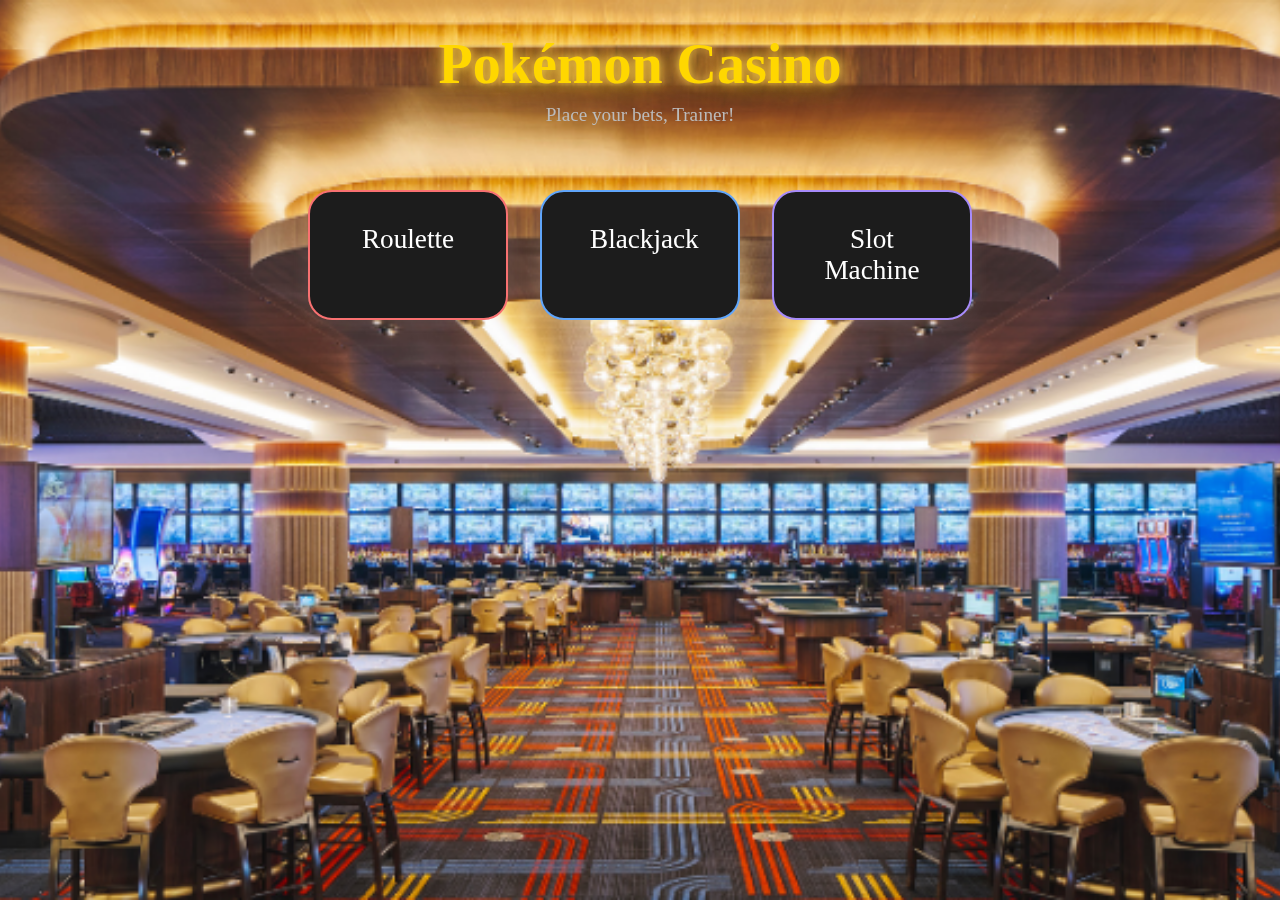
<file: index.html>
<!DOCTYPE html>
<html lang="en">
<head>
  <meta charset="UTF-8" />
  <meta name="viewport" content="width=device-width, initial-scale=1.0"/>
  <title>Pokémon Casino</title>
  <link rel="stylesheet" href="style.css" />
</head>
<body>
  <div class="background-overlay"></div>

  <header>
    <h1 class="title"> Pokémon Casino </h1>
    <p class="subtitle">Place your bets, Trainer!</p>
  </header>

  <main class="menu">
    <a href="roulette/index.html" class="game-card roulette"> Roulette</a>
    <a href="blackjack/index.html" class="game-card blackjack"> Blackjack</a>
    <a href="slots/index.html" class="game-card slots"> Slot Machine</a>
  </main>
</body>
</html>
</file>
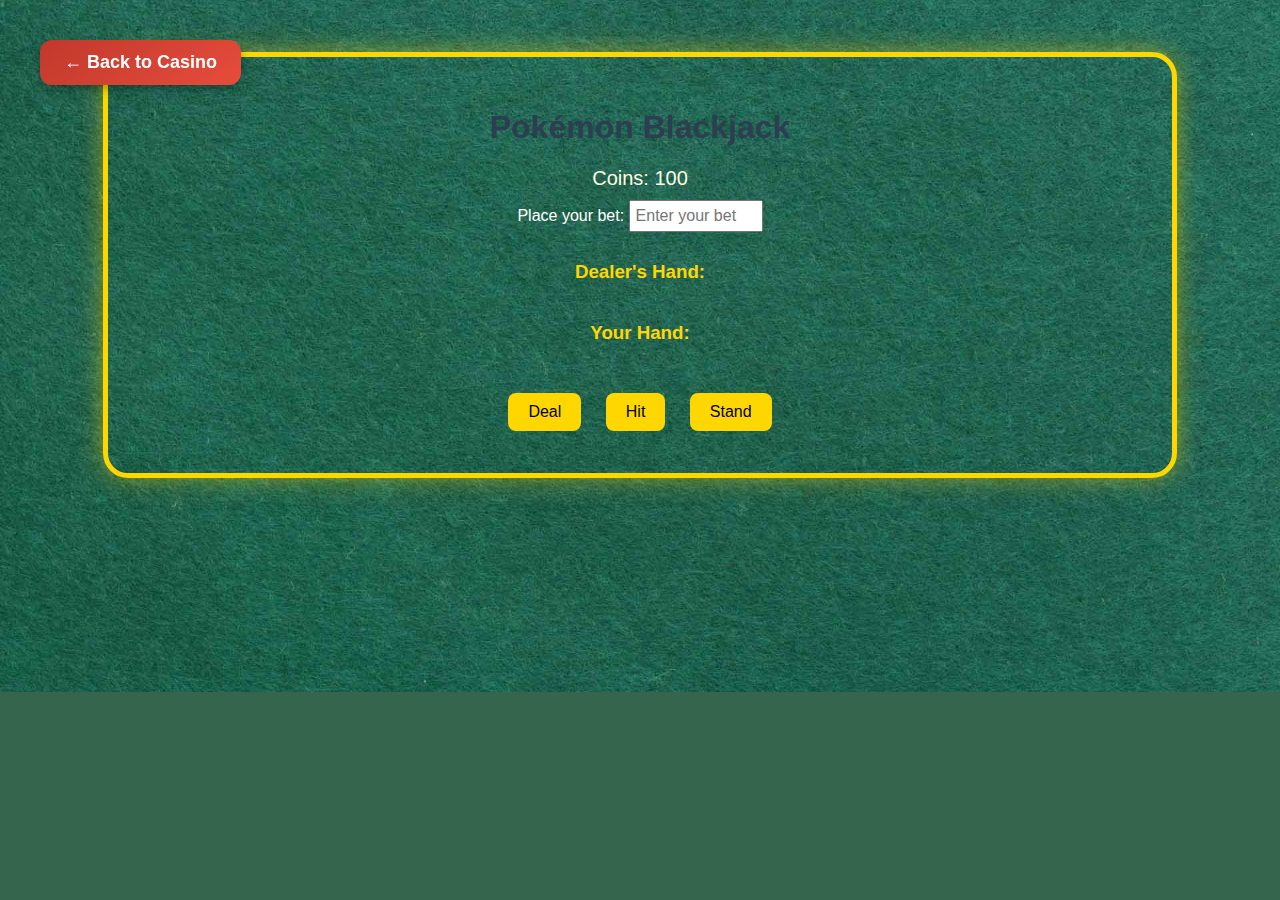
<file: blackjack/index.html>
<!DOCTYPE html>
<html lang="en">
<head>
  <meta charset="UTF-8" />
  <meta name="viewport" content="width=device-width, initial-scale=1.0" />
  <title>Pokémon Blackjack</title>
  <link rel="stylesheet" href="style.css" />
</head>
<body>
    <div id="game-table">
  <h1>Pokémon Blackjack</h1>

  <p id="player-coins">Coins: 100</p>

  <label for="bet">Place your bet:</label>
  <input type="number" id="bet" placeholder="Enter your bet" min="1">

  <div id="dealer-cards">
    <h3>Dealer's Hand:</h3>
    <div class="hand-value"></div>
    <div class="hand-container"></div>
  </div>

  <div id="player-cards">
    <h3>Your Hand:</h3>
    <div class="hand-value"></div>
    <div class="hand-container"></div>
  </div>

  <p id="message"></p>

  <div id="buttons">
    <button id="play-button">Deal</button>
    <button id="hit-button">Hit</button>
    <button id="stand-button">Stand</button>
  </div>

            <a href="../index.html" class="back-button">← Back to Casino</a>
  <script src="script.js"></script>
  </div>
</body>
</html>
</file>
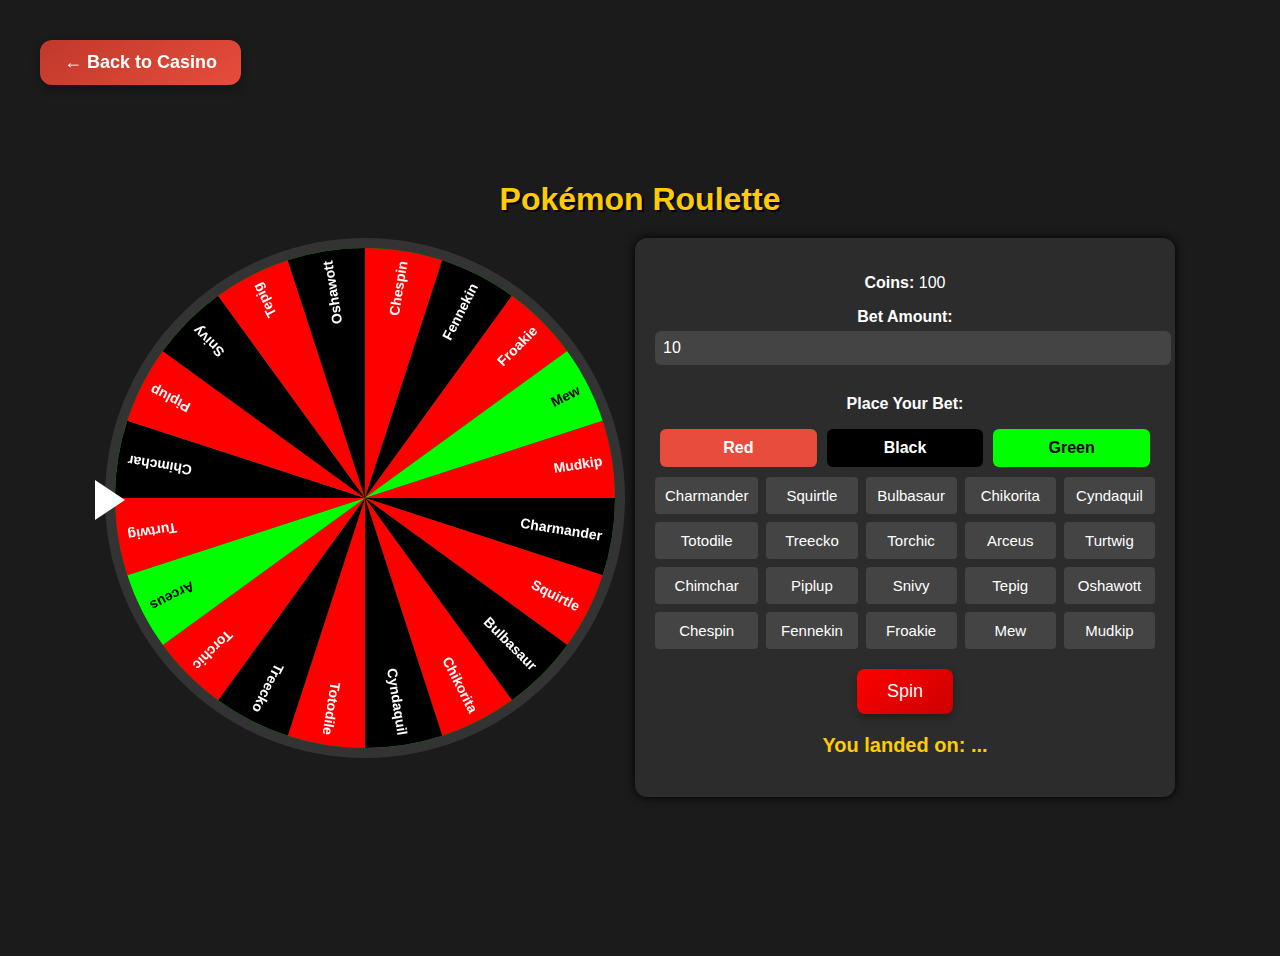
<file: Roulette/index.html>
<!DOCTYPE html>
<html lang="en">
<head>
  <meta charset="UTF-8" />
  <meta name="viewport" content="width=device-width, initial-scale=1.0"/>
  <title>Pokémon Roulette</title>
  <link rel="stylesheet" href="style.css" />
</head>
<body>
  <h1>Pokémon Roulette</h1>

  <div class="game-container">
    <div class="roulette-container">
      <div class="arrow"></div>
      <canvas id="roulette" width="500" height="500"></canvas>
    </div>

    <div class="betting-panel">
      <p><strong>Coins:</strong> <span id="coin-count">100</span></p>
      
      <label for="bet-amount">Bet Amount:</label>
      <input type="number" id="bet-amount" min="1" value="10" />
        <div class="bet-grid">
        <p><strong>Place Your Bet:</strong></p>
        <div class="color-bets">
        <button class="color-bet" data-color="red">Red</button>
        <button class="color-bet" data-color="black">Black</button>
        <button class="color-bet" data-color="green">Green</button>
        </div>

        <div class="pokemon-grid" id="pokemon-grid"></div>
        </div>

      <button id="spin-button">Spin</button>
      <p id="result-text">You landed on: ...</p>
    </div>
  </div>
            <a href="../index.html" class="back-button">← Back to Casino</a>


  <script src="script2.js"></script>
</body>

</html>
</file>
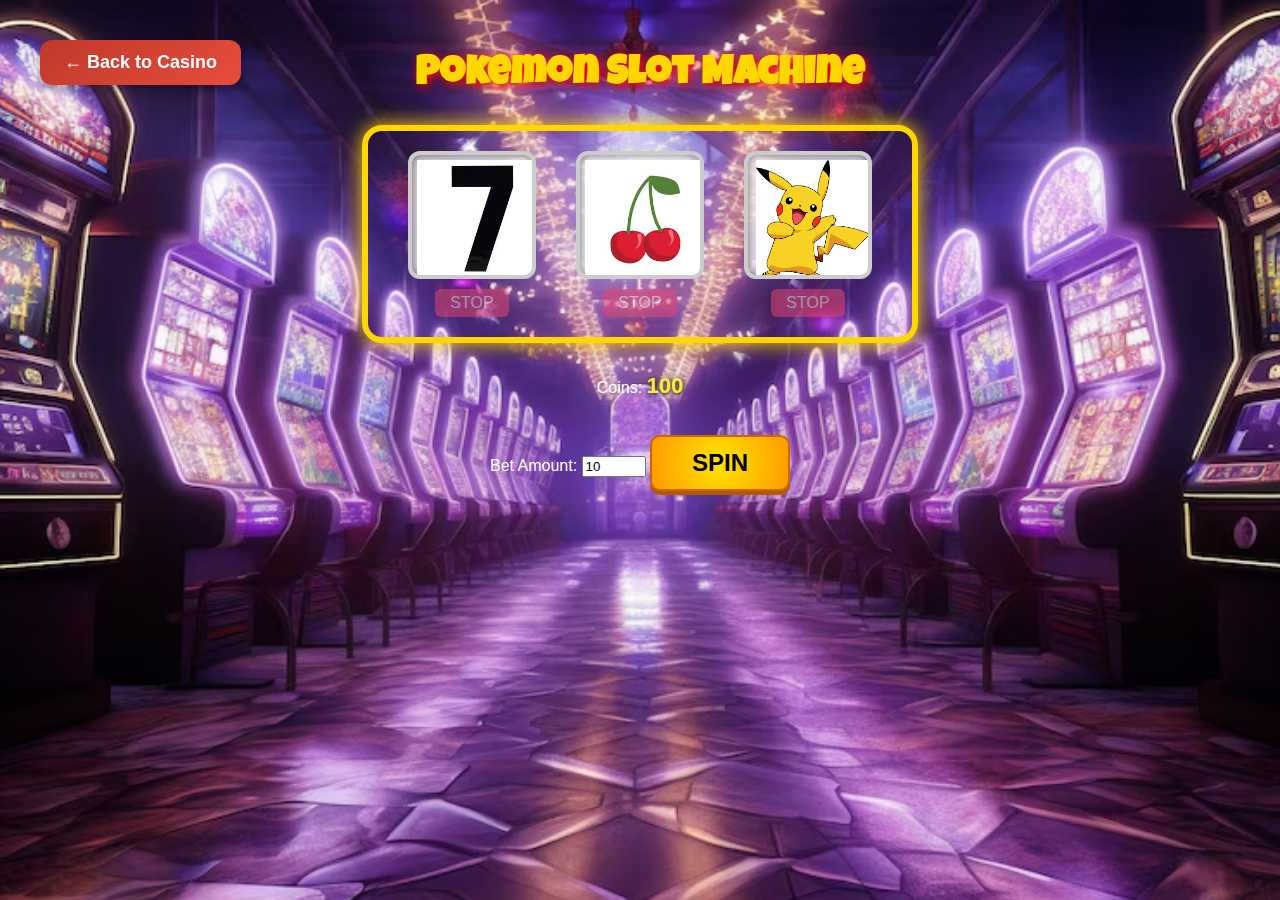
<file: slots/index.html>
<!DOCTYPE html>
<html lang="en">
    <head>
        <meta charset="UTF-8" />
        <meta name="viewport" content="width=device-width, initial-scale=1" />
        <title>Pokemon Slots</title>
        <link rel="stylesheet" href="style.css" />
        <link href="https://fonts.googleapis.com/css2?family=Luckiest+Guy&display=swap" rel="stylesheet">
    </head>
    <body>
        <h1>Pokemon Slot Machine</h1>

        <div id="slot-machine">
            <div class="reel-wrapper">
                <div class="reel" id="reel1"><img src="images/7.png" alt="symbol" /></div>
                <button class="stop-button" data-index="0" disabled>STOP</button>
            </div>
            <div class="reel-wrapper">
                <div class="reel" id="reel2"><img src="images/cherry.png" alt="symbol" /></div>
                <button class="stop-button" data-index="1" disabled>STOP</button>
            </div>
            <div class="reel-wrapper">
                <div class="reel" id="reel3"><img src="images/pikachu.png" alt="symbol" /></div>
                <button class="stop-button" data-index="2" disabled>STOP</button>
            </div>
        </div>

        <p>Coins: <span id="coin-count">100</span></p>
        <label for="bet-amount">Bet Amount:</label>
        <input type="number" id="bet-amount" value="10" min="1" max="100" />
        <button id ="spin-button"> SPIN </button>
        <div id="coin-container" style="position: fixed; top: 0; left: 0; width: 100%; height: 100%; pointer-events: none; z-index: 999;"></div>
            <a href="../index.html" class="back-button">← Back to Casino</a>
        <p id="result"></p>
        <script src="script3.js"></script>
    </body>
</html>
</file>
<file: blackjack/style.css>
body {
    background: url('images/felt-texture.png') no-repeat center;
    background-size: cover;
  font-family: 'Segoe UI', sans-serif;
  color: white;
  background-color: #35654d;
  text-align: center;
  margin: 0;
  padding: 20px;
}

h1 {
    margin-top: 20px;
    color: #2c3e50;
}

.cards {
    display: flex;
    justify-content: center;
    gap: 10px;
    margin: 20px 0;
}

.hearts { color: red; }
.diamonds{ color: orange; }
.clubs { color: green; }
.spades { color: purple; }

.top, .bottom {
    font-size: 14px;
}

.middle {
    font-size: 18px;
    font-family: 'Courier New', Courier, monospace;
}

button {
    padding: 10px 20px;
    margin: 10px;
    font-size: 1rem;
    border-radius: 8px;
    background-color: gold;
    color: black;
    border: none;
    cursor: pointer;
}

#message {
    font-size: 1.25rem;
    color: white;
    text-align: center;
    margin-top: 20px;
}

input[type="number"] {
    padding: 5px;
    font-size: 16px;
    width: 120px;
    margin-bottom: 10px;
}

.card.hidden {
    background: url('images/card-back.png') no-repeat center;
    background-size: cover;
    border: none;
}

.hand {
    display: flex;
    justify-content: center;
    gap: 10px;
    margin-bottom: 10px;
}

.card {
  width: 100px;
  height: 140px;
  background-color: white;
  border: 2px solid #ccc;
  border-radius: 10px;
  margin: 5px;
  padding: 5px;
  display: flex;
  flex-direction: column;
  justify-content: space-between;
  align-items: center;
  color: black;
  box-shadow: 2px 2px 10px rgba(0,0,0,0.5);
  font-weight: bold;
}


.hand-container {
    display: flex;
    justify-content: center;
    align-items: center;
    margin: 10px 0;
}

.card .top,
.card .middle,
.card .bottom {
    font-size: 18px;
}

.card-title {
    font-weight: bold;
    margin-bottom: 6px;
}

.card-pokemon {
    display: flex;
    flex-wrap: wrap;
    justify-content: center;
    gap: 3px;
}

.poke-icon {
    width: 30px;
    height: auto;
}

#game-table {
    max-width: 1000px;
    margin: 2rem auto;
    padding: 2rem;
    background-color: rgba(0, 0, 0, 0,.6);
    border: 5px solid gold;
    border-radius: 25px;
    box-shadow: 0 0 25px rgba(255, 215, 0, 0.5);
}


.card.hearts, .card.diamonds {
    color: red;
}
.card.spades, .card.clubs {
    color: black;
}

.poke-icon {
    width: 25px;
    height: 25px;
}

#dealer-cards, #player-cards {
    text-align: center;
    margin-bottom: 20px;
}

#dealer-cards h3, #player-cards h3 {
    font-size: 1.5 rem;
    color: gold;
}

#player-coins {
    font-size: 1.25rem;
    color: lightyellow;
    text-align: center;
    margin-bottom: 10px;
}

.card.face-card {
    transform: scale(1.25);
    z-index: 2;
    border: 3px solid gold;
    box-shadow: 0 0 10px gold;
}

.card.face-card .poke-icon {
    width: 48px;
    height: 48px;
}

.back-button {
  display: inline-block;
  margin: 20px;
  padding: 12px 24px;
  font-size: 18px;
  font-weight: bold;
  color: white;
  background: linear-gradient(145deg, #c0392b, #e74c3c);
  border: none;
  border-radius: 12px;
  text-decoration: none;
  box-shadow: 0 4px 10px rgba(0, 0, 0, 0.3);
  transition: transform 0.2s ease, background 0.3s ease;
  position: fixed;
  top: 20px;
  left: 20px;
  z-index: 1000;
}

.back-button:hover {
  background: linear-gradient(145deg, #e74c3c, #ff6b6b);
  transform: scale(1.05);
  cursor: pointer;
}

.back-button:active {
  transform: scale(0.97);
  background: linear-gradient(145deg, #c0392b, #a93226);
}
</file>
<file: Roulette/style.css>
/* Base styles */
body {
  font-family: 'Segoe UI', sans-serif;
  background-color: #1b1b1b;
  color: white;
  text-align: center;
  padding: 20px;
  display: flex;
  flex-direction: column;
  align-items: center;
  justify-content: center;
  min-height: 100vh;
}

h1 {
  color: #ffcb05;
  margin-bottom: 20px;
  text-shadow: 2px 2px #000;
}

/* Game container layout */
.game-container {
  display: flex;
  gap: 30px;
  align-items: flex-start;
  justify-content: center;
  flex-wrap: wrap;
}

/* Betting panel */
.betting-panel {
  background-color: #2c2c2c;
  padding: 20px;
  border-radius: 12px;
  box-shadow: 0 0 10px #000;
  width: 500px;
}

.betting-panel label {
  display: block;
  margin-top: 10px;
  font-weight: bold;
}

.betting-panel select,
.betting-panel input {
  width: 100%;
  margin-top: 5px;
  padding: 8px;
  border-radius: 6px;
  border: none;
  margin-bottom: 10px;
  font-size: 16px;
  background-color: #444;
  color: white;
}

/* Roulette wheel */
.roulette-container {
  position: relative;
  width: 500px;
  margin: 0 auto;
}

canvas#roulette {
  border: 10px solid #333;
  border-radius: 50%;
  background-color: green;
}

/* Arrow indicator */
.arrow {
  position: absolute;
  top: 50%;
  right: 480px;
  transform: translateY(-50%);
  width: 0;
  height: 0;
  border-top: 20px solid transparent;
  border-bottom: 20px solid transparent;
  border-left: 30px solid white;
  z-index: 10;
}

/* Bet section */
.bet-grid {
  margin-top: 20px;
}

.color-bets {
  display: flex;
  justify-content: space-between;
  margin-bottom: 10px;
}

.color-bet {
  flex: 1;
  margin: 0 5px;
  padding: 10px;
  border: none;
  color: white;
  font-weight: bold;
  cursor: pointer;
  border-radius: 6px;
  font-size: 16px;
  transition: transform 0.2s ease;
}

.color-bet:hover {
  transform: scale(1.05);
}

.color-bet[data-color="red"] {
  background-color: #e74c3c;
}

.color-bet[data-color="black"] {
  background-color: #000;
}

.color-bet[data-color="green"] {
  background-color: #00ff00;
  color: #000;
}

/* Pokémon selection */
.pokemon-grid {
  display: grid;
  grid-template-columns: repeat(5, 1fr);
  gap: 8px;
  font-size: 14px;
}

.pokemon-tile {
  padding: 10px;
  background-color: #444;
  color: white;
  border-radius: 4px;
  cursor: pointer;
  font-size: 15px;
  text-align: center;
  transition: transform 0.2s ease;
}

.pokemon-tile:hover {
  transform: scale(1.05);
}

.pokemon-tile.selected {
  outline: 2px solid #ffd700;
}

/* Spin button */
button#spin-button {
  margin-top: 20px;
  padding: 12px 30px;
  font-size: 18px;
  background: linear-gradient(145deg, #ff0000, #cc0000);
  color: white;
  border: none;
  border-radius: 8px;
  cursor: pointer;
  box-shadow: 0 4px 10px rgba(0, 0, 0, 0.3);
  transition: transform 0.2s ease, background 0.3s ease;
}

button#spin-button:hover {
  background: linear-gradient(145deg, #cc0000, #990000);
  transform: scale(1.05);
}

#result-text {
  margin-top: 20px;
  font-size: 20px;
  font-weight: bold;
  color: #ffcb05;
}

/* Roulette container positioning */
#wheel-container {
  display: flex;
  flex-direction: column;
  align-items: center;
  justify-content: center;
  margin-top: 50px;
  position: relative;
}

/* Back to Casino button */
.back-button {
  display: inline-block;
  margin: 20px;
  padding: 12px 24px;
  font-size: 18px;
  font-weight: bold;
  color: white;
  background: linear-gradient(145deg, #c0392b, #e74c3c);
  border: none;
  border-radius: 12px;
  text-decoration: none;
  box-shadow: 0 4px 10px rgba(0, 0, 0, 0.3);
  transition: transform 0.2s ease, background 0.3s ease;
  position: fixed;
  top: 20px;
  left: 20px;
  z-index: 1000;
}

.back-button:hover {
  background: linear-gradient(145deg, #e74c3c, #ff6b6b);
  transform: scale(1.05);
  cursor: pointer;
}

.back-button:active {
  transform: scale(0.97);
  background: linear-gradient(145deg, #c0392b, #a93226);
}
</file>
<file: slots/style.css>
body {
  font-family: 'Segoe UI', Tahoma, Geneva, Verdana, sans-serif;
  text-align: center;
  background: url('images/casino-bg.png') no-repeat center center fixed;
  background-size: cover;
  color: white;
  background-color: #f2f2f2;
  padding: 20px;
}

h1 {
    font-family: 'Luckiest Guy', cursive;
    font-size: 40px;
    color: gold;
    text-shadow: 2px 2px 10px red;
    margin-bottom: 20px;
}

#slot-machine {
    display: flex;
    justify-content: center;
    margin: 30px auto;
    padding: 20px;
    background: 1a1a1a;
    border: 6px solid gold;
    border-radius: 20px;
    box-shadow: 0 0 20px gold;
    width: fit-content;
}

.reel {
    width: 120px;
    height: 120px;
    border: 4px solid #ccc;
    margin: 0 10px;
    border-radius: 12px;
    background-color: #ffffffcc;
    box-shadow: inset 0 0 10px #00000088;
    overflow: hidden;
}

.reel img {
    width: 100%;
    height: 100%;
    object-fit: contain;
    padding: 5px;
    transition: transform 0.3s ease-in-out;
}
.spin {
    animation: flicker 0.1s infinite alternate;
}
#spin-button {
    font-size: 24px;
    font-weight: bold;
    padding: 12px 40px;
    margin-top: 20px;
    background: radial-gradient(circle, #ffe600, #ff9900);
    border: 2px solid #cc6600;
    border-radius: 10px;
    box-shadow: 0 4px #b35900;
    cursor: pointer;
    transition: all 0.2s ease-in-out;
}

#spin-button:hover {
    background: radial-gradient(circle, #fff94c, #ffcc00);
    transform: scale(1.05);
}

#result {
    font-size: 20px;
    font-weight: bold;
    color: #ffffff;
    margin-top: 20px;
}
@keyframes spin {
    0% { transform: translateY(0); }
    25% { transform: translateY(-25%); }
    50% { transform: translateY(25%); }
    75% { transform: translate(-15%); }
    100% { transform: translateY(0); }
}

@keyframes flicker {
    from { opacity: 0.7; }
    to { opacity: 1; }
}

@keyframes jackpot-flash {
    0%, 100% { background-color: white; }
    25% { background-color: gold; }
    50%{ background-color: red; }
    75% { background-color: yellow; }
}

.jackpot { 
    animation: jackpot-flash 0.1s infinite;
}

@keyframes coin-fall {
    0% { transform: translateY(-100px) rotate(0deg); opacity: 0; }
    100% { transform: translateY(300px) rotate(720deg); opacity: 1; }
}

.coin {
    position: absolute;
    width: 30px;
    height: 30px;
    background-image: url('images/coin.png');
    background-size: cover;
    background-repeat: no-repeat;
    animation: fall 2.5s linear forwards;
    pointer-events: none;
}

#coin-container {
    position: fixed;
    top: 0;
    left: 0;
    width: 100%;
    height: 100%;
    pointer-events: none;
    overflow: hidden;
    z-index: 999;
}

.reel-wrapper {
    display: flex;
    flex-direction: column;
    align-items: center;
    margin: 0 10px;
}

.stop-button {
    margin-top: 10px;
    padding: 5px 15px;
    font-size: 16px;
    cursor: pointer;
    background-color: #ef476f;
    color: white;
    border: none;
    border-radius: 6px;
}
.stop-button:disabled {
    opacity: 0.5;
    cursor: not-allowed;
}

#coin-count {
    font-size: 22px;
    color: #ffeb3b;
    font-weight: bold;
    text-shadow: 1px 1px 5px #000;
}

@keyframes fall {
    0% {
        transofrm: translateY(-50px) rotate(0deg);
        opacity: 1;
    }
    100% {
        transform: translateY(110vh) rotate(720deg);
        opacity: 0;
    }
}

.back-button {
  display: inline-block;
  margin: 20px;
  padding: 12px 24px;
  font-size: 18px;
  font-weight: bold;
  color: white;
  background: linear-gradient(145deg, #c0392b, #e74c3c);
  border: none;
  border-radius: 12px;
  text-decoration: none;
  box-shadow: 0 4px 10px rgba(0, 0, 0, 0.3);
  transition: transform 0.2s ease, background 0.3s ease;
  position: fixed;
  top: 20px;
  left: 20px;
  z-index: 1000;
}

.back-button:hover {
  background: linear-gradient(145deg, #e74c3c, #ff6b6b);
  transform: scale(1.05);
  cursor: pointer;
}

.back-button:active {
  transform: scale(0.97);
  background: linear-gradient(145deg, #c0392b, #a93226);
}
</file>
<file: style.css>
/* Reset & Fonts */
* {
  margin: 0;
  padding: 0;
  box-sizing: border-box;
}
body {
  background: url("images/casino-background.png") no-repeat center center fixed;
  background-size: cover;
  font-family: 'Press Start 2P', cursive; /* or another Pokémon-style font */
  color: white;
  text-align: center;
  margin: 0;
  padding: 0;
}


/* Background Overlay with sparkles */
.background-overlay {
  position: fixed;
  top: 0; left: 0;
  width: 100%; height: 100%;
  background: url('https://www.transparenttextures.com/patterns/stardust.png');
  opacity: 0.2;
  z-index: 0;
}

/* Header */
.title {
  font-size: 3.5rem;
  margin: 2rem 0 0.5rem;
  z-index: 1;
  position: relative;
  color: gold;
  text-shadow: 0 0 10px #fcd34d, 0 0 30px #facc15;
}
.subtitle {
  font-size: 1.2rem;
  color: #bbb;
  margin-bottom: 2rem;
  z-index: 1;
  position: relative;
}

/* Game Menu */
.menu {
  display: flex;
  flex-wrap: wrap;
  justify-content: center;
  gap: 2rem;
  padding: 2rem;
  z-index: 1;
  position: relative;
}

/* Game Cards */
.game-card {
  background: #1c1c1c;
  border: 2px solid #333;
  border-radius: 1.5rem;
  padding: 2rem 3rem;
  font-size: 1.7rem;
  color: white;
  text-decoration: none;
  transition: all 0.3s ease;
  box-shadow: 0 0 20px rgba(255,255,255,0.1);
  width: 200px;
}
.game-card:hover {
  transform: scale(1.1);
  box-shadow: 0 0 20px #facc15;
  background: #2a2a2a;
}

/* Theming by Game Type */
.roulette {
  border-color: #f87171;
}
.blackjack {
  border-color: #60a5fa;
}
.slots {
  border-color: #a78bfa;
}

/* Responsive */
@media (max-width: 600px) {
  .game-card {
    width: 80%;
    padding: 1.5rem;
    font-size: 1.3rem;
  }
  .title {
    font-size: 2.5rem;
  }
}
</file>
